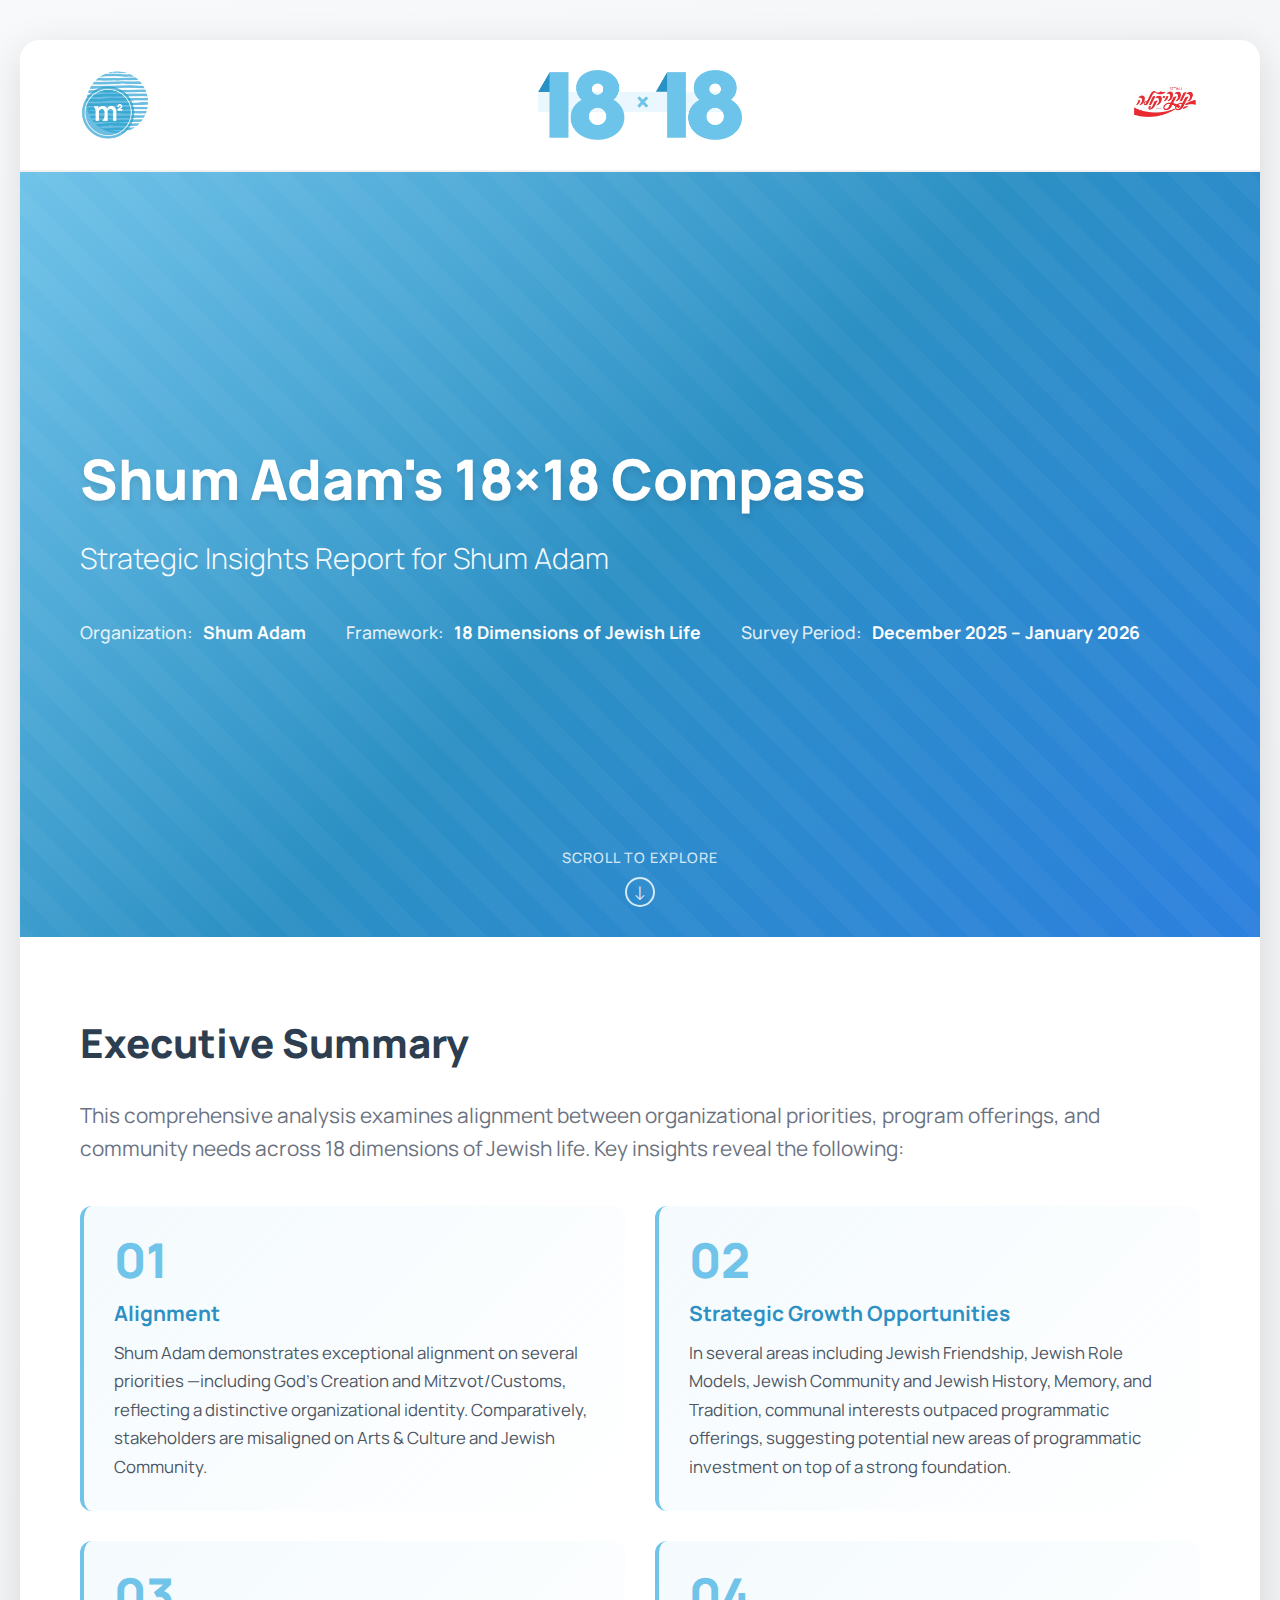
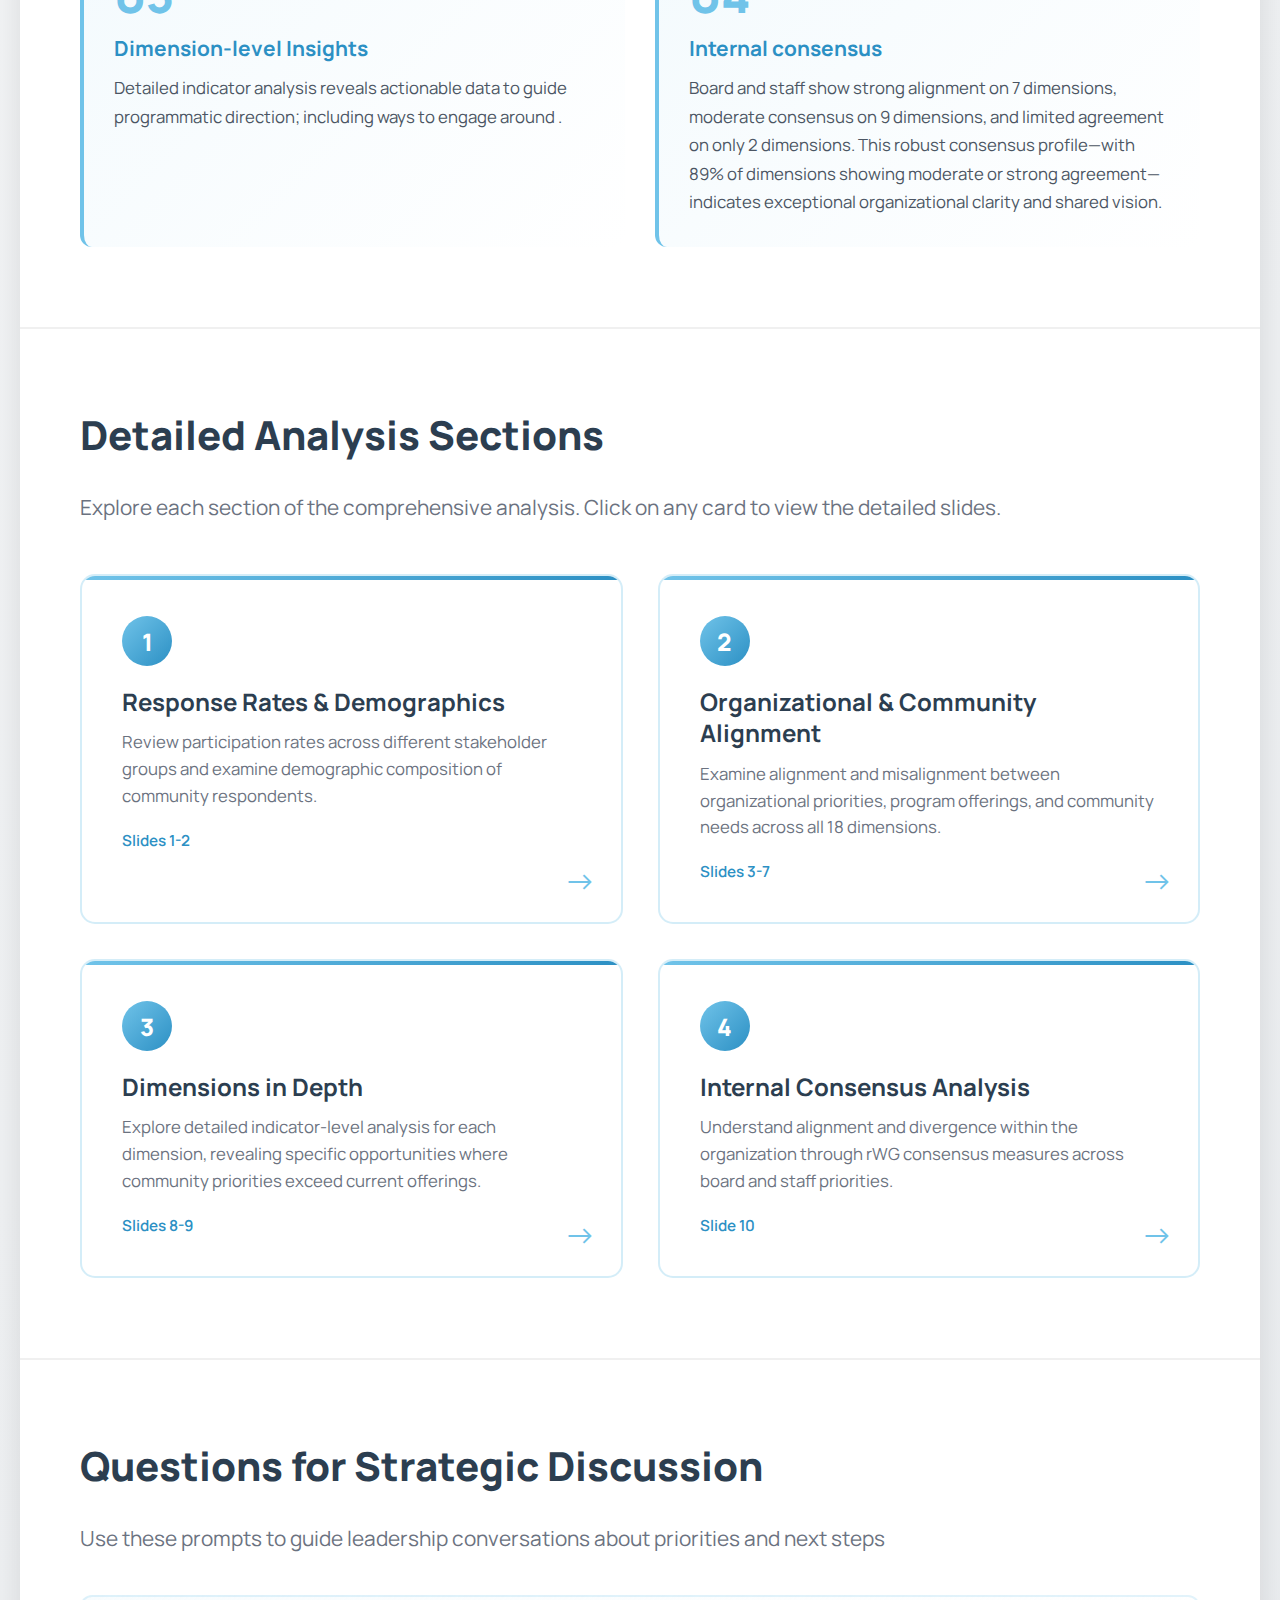
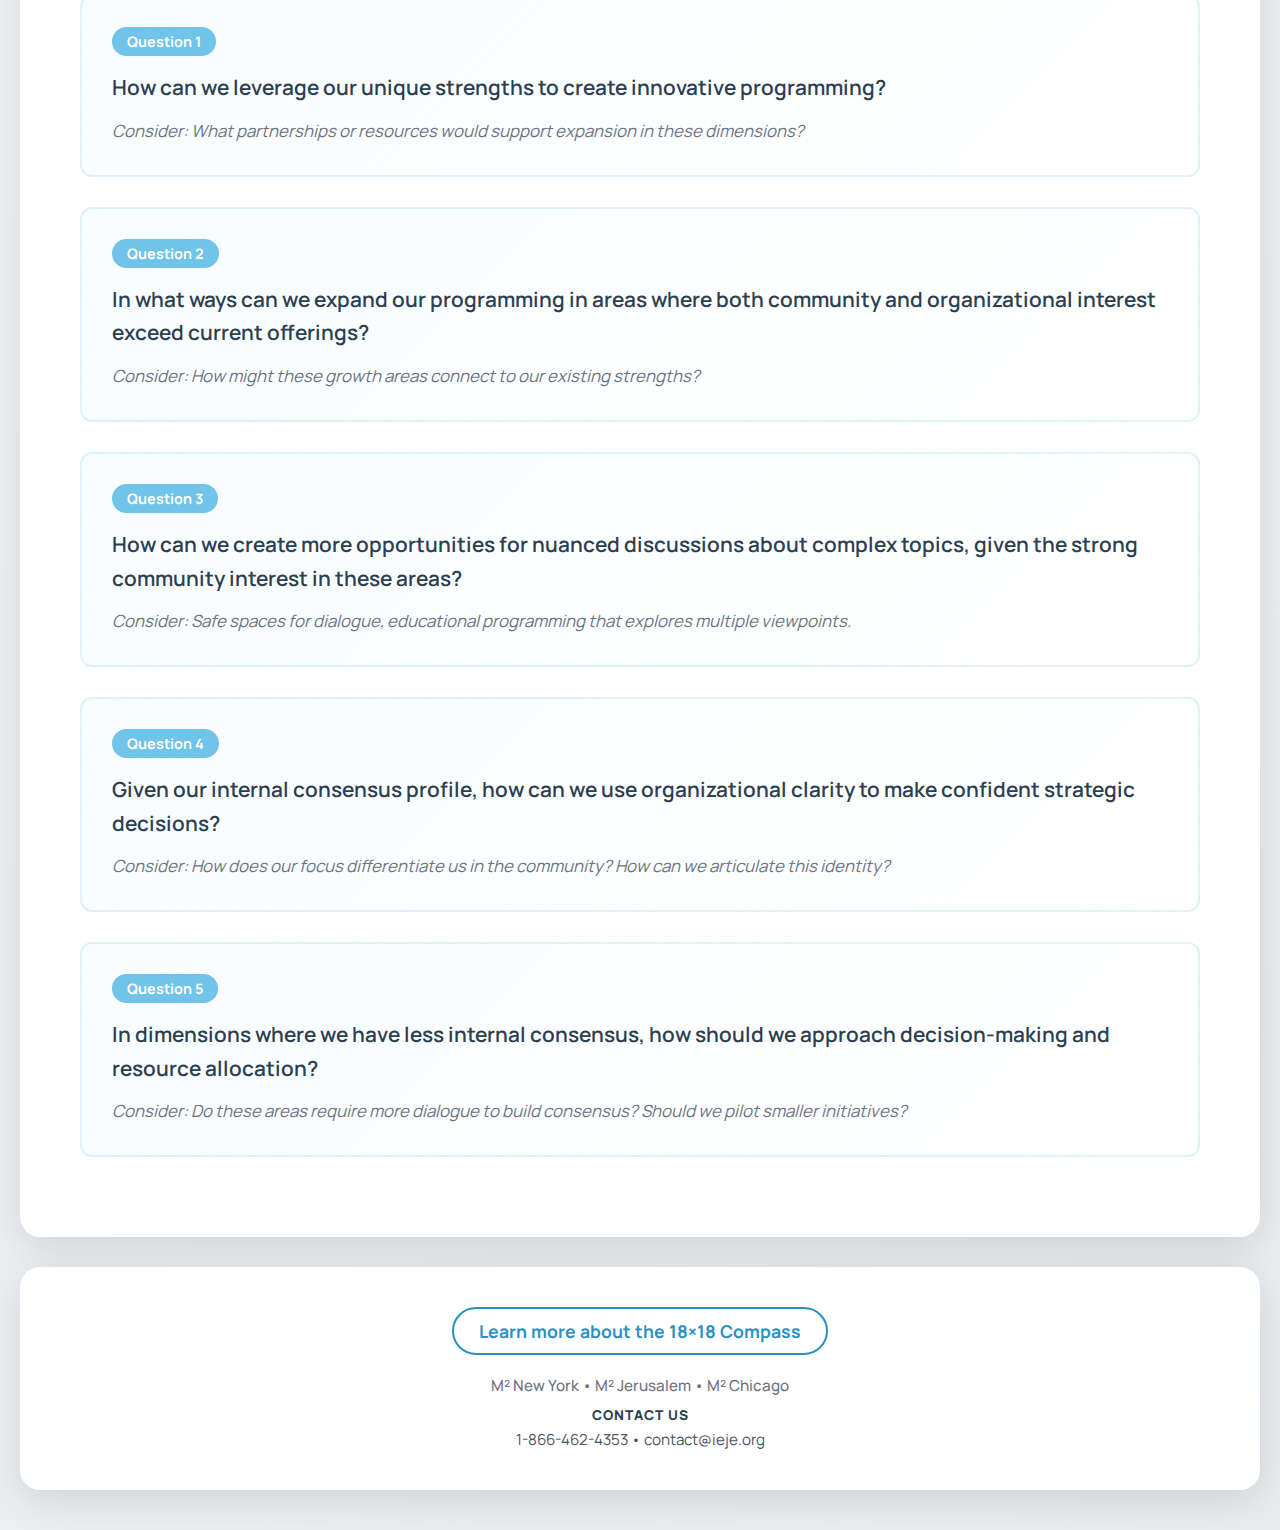
<file: index.html>
<!DOCTYPE html>
<html lang="en">

<head>
    <meta charset="UTF-8">
    <meta name="viewport" content="width=device-width, initial-scale=1.0">
    <title>Shum Adam - M²'s 18×18 Compass Report - Index</title>
    <link href="https://fonts.googleapis.com/css2?family=Manrope:wght@300;400;500;600;700;800&display=swap"
        rel="stylesheet">
    <link rel="stylesheet" href="static/css/base.css">
    <link rel="stylesheet" href="static/css/index.css">
</head>

<body>
    <div class="report-container">
        <div class="logo-bar">
            <div class="logo-container">
                <img src="assets/m2-logo.png" alt="M² Logo" class="logo">
            </div>
            <div class="logo-container">
                <img src="assets/logo.png" alt="Logo" class="logo">
            </div>
            <div class="logo-container">
                <img src="assets/shum-adam-logo.png" alt="Shum Adam Logo" class="logo">
            </div>
        </div>
        <div class="header">
            <div class="header-content">
                <h1 class="title">Shum Adam&#39;s 18×18 Compass</h1>
                <p class="subtitle">Strategic Insights Report for Shum Adam</p>
                <div class="meta-info">
                    <div class="meta-item">
                        <span class="meta-label">Organization:</span>
                        <span class="meta-value">Shum Adam</span>
                    </div>
                    <div class="meta-item">
                        <span class="meta-label">Framework:</span>
                        <span class="meta-value">18 Dimensions of Jewish Life</span>
                    </div>
                    <div class="meta-item">
                        <span class="meta-label">Survey Period:</span>
                        <span class="meta-value">December 2025 – January 2026</span>
                    </div>
                </div>
            </div>
            <div class="scroll-indicator"
                onclick="document.getElementById('key-findings').scrollIntoView({behavior: 'smooth'})">
                <span class="scroll-indicator-text">Scroll to Explore</span>
                <div class="scroll-indicator-arrow"></div>
            </div>
        </div>
        <section id="key-findings" class="section">
            <h2 class="section-title">Executive Summary</h2>
            <p class="section-subtitle">This comprehensive analysis examines alignment between organizational
                priorities, program offerings, and community needs across 18 dimensions of Jewish life. Key insights
                reveal the following:</p>
            <div class="findings-grid">
                <div class="finding-card">
                    <div class="finding-number">01</div>
                    <div class="finding-title">Alignment</div>
                    <div class="finding-text">Shum Adam demonstrates exceptional alignment on several priorities
                        —including God&#39;s Creation and Mitzvot/Customs, reflecting a distinctive organizational
                        identity. Comparatively, stakeholders are misaligned on Arts &amp; Culture and Jewish Community.
                    </div>
                </div>
                <div class="finding-card">
                    <div class="finding-number">02</div>
                    <div class="finding-title">Strategic Growth Opportunities</div>
                    <div class="finding-text">In several areas including Jewish Friendship, Jewish Role Models, Jewish
                        Community and Jewish History, Memory, and Tradition, communal interests outpaced programmatic
                        offerings, suggesting potential new areas of programmatic investment on top of a strong
                        foundation.</div>
                </div>
                <div class="finding-card">
                    <div class="finding-number">03</div>
                    <div class="finding-title">Dimension-level Insights</div>
                    <div class="finding-text">Detailed indicator analysis reveals actionable data to guide programmatic
                        direction; including ways to engage around .</div>
                </div>
                <div class="finding-card">
                    <div class="finding-number">04</div>
                    <div class="finding-title">Internal consensus</div>
                    <div class="finding-text">Board and staff show strong alignment on 7 dimensions, moderate consensus
                        on 9 dimensions, and limited agreement on only 2 dimensions. This robust consensus profile—with
                        89% of dimensions showing moderate or strong agreement—indicates exceptional organizational
                        clarity and shared vision.</div>
                </div>
            </div>
        </section>
        <section id="detailed-analysis" class="section">
            <h2 class="section-title">Detailed Analysis Sections</h2>
            <p class="section-subtitle">Explore each section of the comprehensive analysis. Click on any card to view
                the detailed slides.</p>
            <div class="nav-grid">
                <a href="slides1_2.html" class="nav-card">
                    <div class="nav-number">1</div>
                    <h3 class="nav-title">Response Rates &amp; Demographics</h3>
                    <p class="nav-description">Review participation rates across different stakeholder groups and
                        examine demographic composition of community respondents.</p>
                    <div class="nav-slides">Slides 1-2</div>
                    <div class="nav-arrow">→</div>
                </a>
                <a href="slides3_7.html" class="nav-card">
                    <div class="nav-number">2</div>
                    <h3 class="nav-title">Organizational &amp; Community Alignment</h3>
                    <p class="nav-description">Examine alignment and misalignment between organizational priorities,
                        program offerings, and community needs across all 18 dimensions.</p>
                    <div class="nav-slides">Slides 3-7</div>
                    <div class="nav-arrow">→</div>
                </a>
                <a href="slides8_9.html" class="nav-card">
                    <div class="nav-number">3</div>
                    <h3 class="nav-title">Dimensions in Depth</h3>
                    <p class="nav-description">Explore detailed indicator-level analysis for each dimension, revealing
                        specific opportunities where community priorities exceed current offerings.</p>
                    <div class="nav-slides">Slides 8-9</div>
                    <div class="nav-arrow">→</div>
                </a>
                <a href="slides10.html" class="nav-card">
                    <div class="nav-number">4</div>
                    <h3 class="nav-title">Internal Consensus Analysis</h3>
                    <p class="nav-description">Understand alignment and divergence within the organization through rWG
                        consensus measures across board and staff priorities.</p>
                    <div class="nav-slides">Slide 10</div>
                    <div class="nav-arrow">→</div>
                </a>
            </div>
        </section>
        <section class="section">
            <h2 class="section-title">Questions for Strategic Discussion</h2>
            <p class="section-subtitle">Use these prompts to guide leadership conversations about priorities and next
                steps</p>
            <div class="questions-list">
                <div class="question-card">
                    <div class="question-number">Question 1</div>
                    <div class="question-text">How can we leverage our unique strengths to create innovative
                        programming?</div>
                    <div class="question-prompt">Consider: What partnerships or resources would support expansion in
                        these dimensions?</div>
                </div>
                <div class="question-card">
                    <div class="question-number">Question 2</div>
                    <div class="question-text">In what ways can we expand our programming in areas where both community
                        and organizational interest exceed current offerings?</div>
                    <div class="question-prompt">Consider: How might these growth areas connect to our existing
                        strengths?</div>
                </div>
                <div class="question-card">
                    <div class="question-number">Question 3</div>
                    <div class="question-text">How can we create more opportunities for nuanced discussions about
                        complex topics, given the strong community interest in these areas?</div>
                    <div class="question-prompt">Consider: Safe spaces for dialogue, educational programming that
                        explores multiple viewpoints.</div>
                </div>
                <div class="question-card">
                    <div class="question-number">Question 4</div>
                    <div class="question-text">Given our internal consensus profile, how can we use organizational
                        clarity to make confident strategic decisions?</div>
                    <div class="question-prompt">Consider: How does our focus differentiate us in the community? How can
                        we articulate this identity?</div>
                </div>
                <div class="question-card">
                    <div class="question-number">Question 5</div>
                    <div class="question-text">In dimensions where we have less internal consensus, how should we
                        approach decision-making and resource allocation?</div>
                    <div class="question-prompt">Consider: Do these areas require more dialogue to build consensus?
                        Should we pilot smaller initiatives?</div>
                </div>
            </div>

        </section>
    </div>
    <div class="footer-container">
        <div class="footer-compass-link">
            <a href="https://ieje.org/18x18/educational-dimensions-of-jewish-life/18x18-compass/" class="compass-link">
                Learn more about the 18×18 Compass
            </a>
        </div>
        <div class="footer-contact">
            <div class="footer-locations">M² New York • M² Jerusalem • M² Chicago</div>
            <div class="footer-contact-label">CONTACT US</div>
            <div class="footer-contact-info">1-866-462-4353 • contact@ieje.org</div>
        </div>
    </div>
</body>

</html>
</file>
<file: static/css/base.css>
/* Base Styles */
* {
    margin: 0;
    padding: 0;
    box-sizing: border-box;
}

html {
    scroll-behavior: smooth;
}

body {
    font-family: 'Manrope', sans-serif;
    background: linear-gradient(135deg, #f8f9fa 0%, #e9ecef 100%);
    margin: 0;
    padding: 40px 20px;
    min-height: 100vh;
}

.report-container {
    max-width: 1500px;
    margin: 0 auto;
    background: white;
    border-radius: 20px;
    box-shadow: 0 10px 40px rgba(0,0,0,0.12);
    overflow: hidden;
}

.sections-container {
    /* Container for slide sections */
}
</file>
<file: static/css/index.css>
* {
    margin: 0;
    padding: 0;
    box-sizing: border-box;
}

html {
    scroll-behavior: smooth;
}

body {
    font-family: 'Manrope', sans-serif;
    background: linear-gradient(135deg, #f8f9fa 0%, #e9ecef 100%);
    margin: 0;
    padding: 40px 20px;
    min-height: 100vh;
}

.report-container {
    max-width: 1500px;
    margin: 0 auto;
    background: white;
    border-radius: 20px;
    box-shadow: 0 10px 40px rgba(0, 0, 0, 0.12);
    overflow: hidden;
}

.logo-bar {
    background: white;
    padding: 30px 60px;
    display: flex;
    justify-content: space-between;
    align-items: center;
    border-bottom: 2px solid #f0f0f0;
}

.logo-container {
    display: flex;
    align-items: center;
    gap: 40px;
}

.logo {
    height: 70px;
    object-fit: contain;
}

/* Title Slide */
.header {
    background: linear-gradient(135deg, #70C3E9 0%, #2C90C4 50%, #2C80DE 100%);
    color: white;
    padding: 80px 60px 100px;
    position: relative;
    overflow: hidden;
    min-height: 85vh;
    display: flex;
    align-items: center;
}

.header::before {
    content: '';
    position: absolute;
    top: -50%;
    left: -50%;
    width: 200%;
    height: 200%;
    background: repeating-linear-gradient(45deg,
            transparent,
            transparent 20px,
            rgba(255, 255, 255, 0.03) 20px,
            rgba(255, 255, 255, 0.03) 40px);
    animation: wave 20s linear infinite;
}

@keyframes wave {
    0% {
        transform: translate(0, 0);
    }

    100% {
        transform: translate(40px, 40px);
    }
}

.header-content {
    position: relative;
    z-index: 1;
    max-width: 1200px;
}

.scroll-indicator {
    position: absolute;
    bottom: 30px;
    left: 50%;
    transform: translateX(-50%);
    z-index: 2;
    display: flex;
    flex-direction: column;
    align-items: center;
    gap: 10px;
    animation: bounce 2s infinite;
    opacity: 0.8;
    cursor: pointer;
}

.scroll-indicator-text {
    font-size: 0.9em;
    font-weight: 500;
    color: white;
    text-transform: uppercase;
    letter-spacing: 1px;
}

.scroll-indicator-arrow {
    width: 30px;
    height: 30px;
    border: 2px solid white;
    border-radius: 50%;
    display: flex;
    align-items: center;
    justify-content: center;
}

.scroll-indicator-arrow::after {
    content: '↓';
    font-size: 1.2em;
    color: white;
}

@keyframes bounce {

    0%,
    20%,
    50%,
    80%,
    100% {
        transform: translateX(-50%) translateY(0);
    }

    40% {
        transform: translateX(-50%) translateY(-10px);
    }

    60% {
        transform: translateX(-50%) translateY(-5px);
    }
}

.title {
    font-size: 3.5em;
    font-weight: 800;
    margin-bottom: 25px;
    line-height: 1.2;
    letter-spacing: -0.5px;
    text-shadow: 0 4px 6px rgba(0, 0, 0, 0.1);
}

.subtitle {
    font-size: 1.8em;
    font-weight: 300;
    margin-bottom: 40px;
    line-height: 1.5;
    opacity: 0.95;
}

.meta-info {
    display: flex;
    gap: 40px;
    margin-top: 40px;
    font-size: 1.1em;
}

.meta-item {
    display: flex;
    align-items: center;
    gap: 10px;
}

.meta-label {
    opacity: 0.85;
    font-weight: 500;
}

.meta-value {
    font-weight: 700;
}

/* Content Sections */
.section {
    padding: 80px 60px;
    border-bottom: 2px solid #f0f0f0;
}

.section:last-child {
    border-bottom: none;
}

.section-title {
    font-size: 2.5em;
    font-weight: 800;
    color: #2c3e50;
    margin-bottom: 30px;
    line-height: 1.3;
}

.section-subtitle {
    font-size: 1.3em;
    color: #6B7280;
    margin-bottom: 40px;
    font-weight: 400;
    line-height: 1.6;
}

/* Key Findings */
.findings-grid {
    display: grid;
    grid-template-columns: repeat(auto-fit, minmax(450px, 1fr));
    gap: 30px;
    margin-top: 40px;
}

.finding-card {
    background: linear-gradient(135deg, rgba(112, 195, 233, 0.08) 0%, rgba(255, 255, 255, 0.4) 100%);
    border-left: 4px solid #70C3E9;
    border-radius: 12px;
    padding: 30px;
    transition: transform 0.3s, box-shadow 0.3s;
}

.finding-card:hover {
    transform: translateY(-5px);
    box-shadow: 0 8px 20px rgba(112, 195, 233, 0.2);
}

.finding-number {
    font-size: 3em;
    font-weight: 800;
    color: #70C3E9;
    line-height: 1;
    margin-bottom: 15px;
}

.finding-title {
    font-size: 1.3em;
    font-weight: 700;
    color: #2C90C4;
    margin-bottom: 12px;
}

.finding-text {
    font-size: 1.05em;
    color: #4B5563;
    line-height: 1.7;
}

/* Navigation Links */
.nav-grid {
    display: grid;
    grid-template-columns: repeat(auto-fit, minmax(400px, 1fr));
    gap: 35px;
    margin-top: 50px;
}

.nav-card {
    background: white;
    border: 2px solid rgba(112, 195, 233, 0.3);
    border-radius: 15px;
    padding: 40px;
    transition: all 0.3s;
    cursor: pointer;
    text-decoration: none;
    display: block;
    position: relative;
    overflow: hidden;
}

.nav-card::before {
    content: '';
    position: absolute;
    top: 0;
    left: 0;
    width: 100%;
    height: 4px;
    background: linear-gradient(90deg, #70C3E9 0%, #2C90C4 100%);
}

.nav-card:hover {
    transform: translateY(-8px);
    box-shadow: 0 12px 30px rgba(112, 195, 233, 0.25);
    border-color: #70C3E9;
}

.nav-number {
    display: inline-block;
    width: 50px;
    height: 50px;
    background: linear-gradient(135deg, #70C3E9 0%, #2C90C4 100%);
    color: white;
    border-radius: 50%;
    font-size: 1.5em;
    font-weight: 800;
    display: flex;
    align-items: center;
    justify-content: center;
    margin-bottom: 20px;
}

.nav-title {
    font-size: 1.5em;
    font-weight: 700;
    color: #2c3e50;
    margin-bottom: 12px;
    line-height: 1.3;
}

.nav-description {
    font-size: 1.05em;
    color: #6B7280;
    line-height: 1.6;
    margin-bottom: 20px;
}

.nav-slides {
    font-size: 0.95em;
    color: #2C90C4;
    font-weight: 600;
}

.nav-arrow {
    position: absolute;
    bottom: 20px;
    right: 25px;
    font-size: 2em;
    color: #70C3E9;
    transition: transform 0.3s;
}

.nav-card:hover .nav-arrow {
    transform: translateX(5px);
}

/* Takeaways */
.takeaway-list {
    display: flex;
    flex-direction: column;
    gap: 25px;
    margin-top: 40px;
}

.takeaway-item {
    display: flex;
    gap: 20px;
    background: rgba(249, 250, 251, 0.7);
    padding: 25px;
    border-radius: 10px;
    border-left: 4px solid #2C90C4;
}

.takeaway-icon {
    flex-shrink: 0;
    width: 40px;
    height: 40px;
    background: linear-gradient(135deg, #70C3E9 0%, #2C90C4 100%);
    border-radius: 50%;
    display: flex;
    align-items: center;
    justify-content: center;
    color: white;
    font-weight: 800;
    font-size: 1.2em;
}

.takeaway-content {
    flex: 1;
}

.takeaway-title {
    font-size: 1.2em;
    font-weight: 700;
    color: #2c3e50;
    margin-bottom: 8px;
}

.takeaway-text {
    font-size: 1.05em;
    color: #4B5563;
    line-height: 1.7;
}

/* Discussion Questions */
.questions-list {
    display: flex;
    flex-direction: column;
    gap: 30px;
    margin-top: 40px;
}

.question-card {
    background: linear-gradient(135deg, rgba(112, 195, 233, 0.05) 0%, white 100%);
    border: 2px solid rgba(112, 195, 233, 0.2);
    border-radius: 12px;
    padding: 30px;
}

.question-number {
    display: inline-block;
    background: #70C3E9;
    color: white;
    font-weight: 700;
    padding: 5px 15px;
    border-radius: 20px;
    font-size: 0.9em;
    margin-bottom: 15px;
}

.question-text {
    font-size: 1.3em;
    font-weight: 600;
    color: #2c3e50;
    line-height: 1.6;
    margin-bottom: 12px;
}


.question-prompt {
    font-size: 1.05em;
    color: #6B7280;
    line-height: 1.7;
    font-style: italic;
}

/* Footer */
.footer-container {
    text-align: center;
    padding: 40px;
    background: white;
    border-radius: 20px;
    margin-top: 30px;
    box-shadow: 0 10px 40px rgba(0, 0, 0, 0.12);
}

.footer-compass-link {
    margin-bottom: 20px;
}

.compass-link {
    display: inline-block;
    color: #2C90C4;
    text-decoration: none;
    font-weight: 700;
    font-size: 1.1em;
    padding: 10px 25px;
    border: 2px solid #2C90C4;
    border-radius: 30px;
    transition: all 0.3s;
}

.compass-link:hover {
    background: #2C90C4;
    color: white;
    transform: translateY(-2px);
    box-shadow: 0 4px 12px rgba(44, 144, 196, 0.3);
}

.footer-locations {
    color: #6B7280;
    font-size: 0.95em;
    margin-bottom: 10px;
    font-weight: 500;
}

.footer-contact-label {
    color: #2c3e50;
    font-weight: 800;
    font-size: 0.85em;
    letter-spacing: 1px;
    margin-bottom: 5px;
}.footer-contact-info {
    color: #4B5563;
    font-size: 0.95em;
}
</file>
